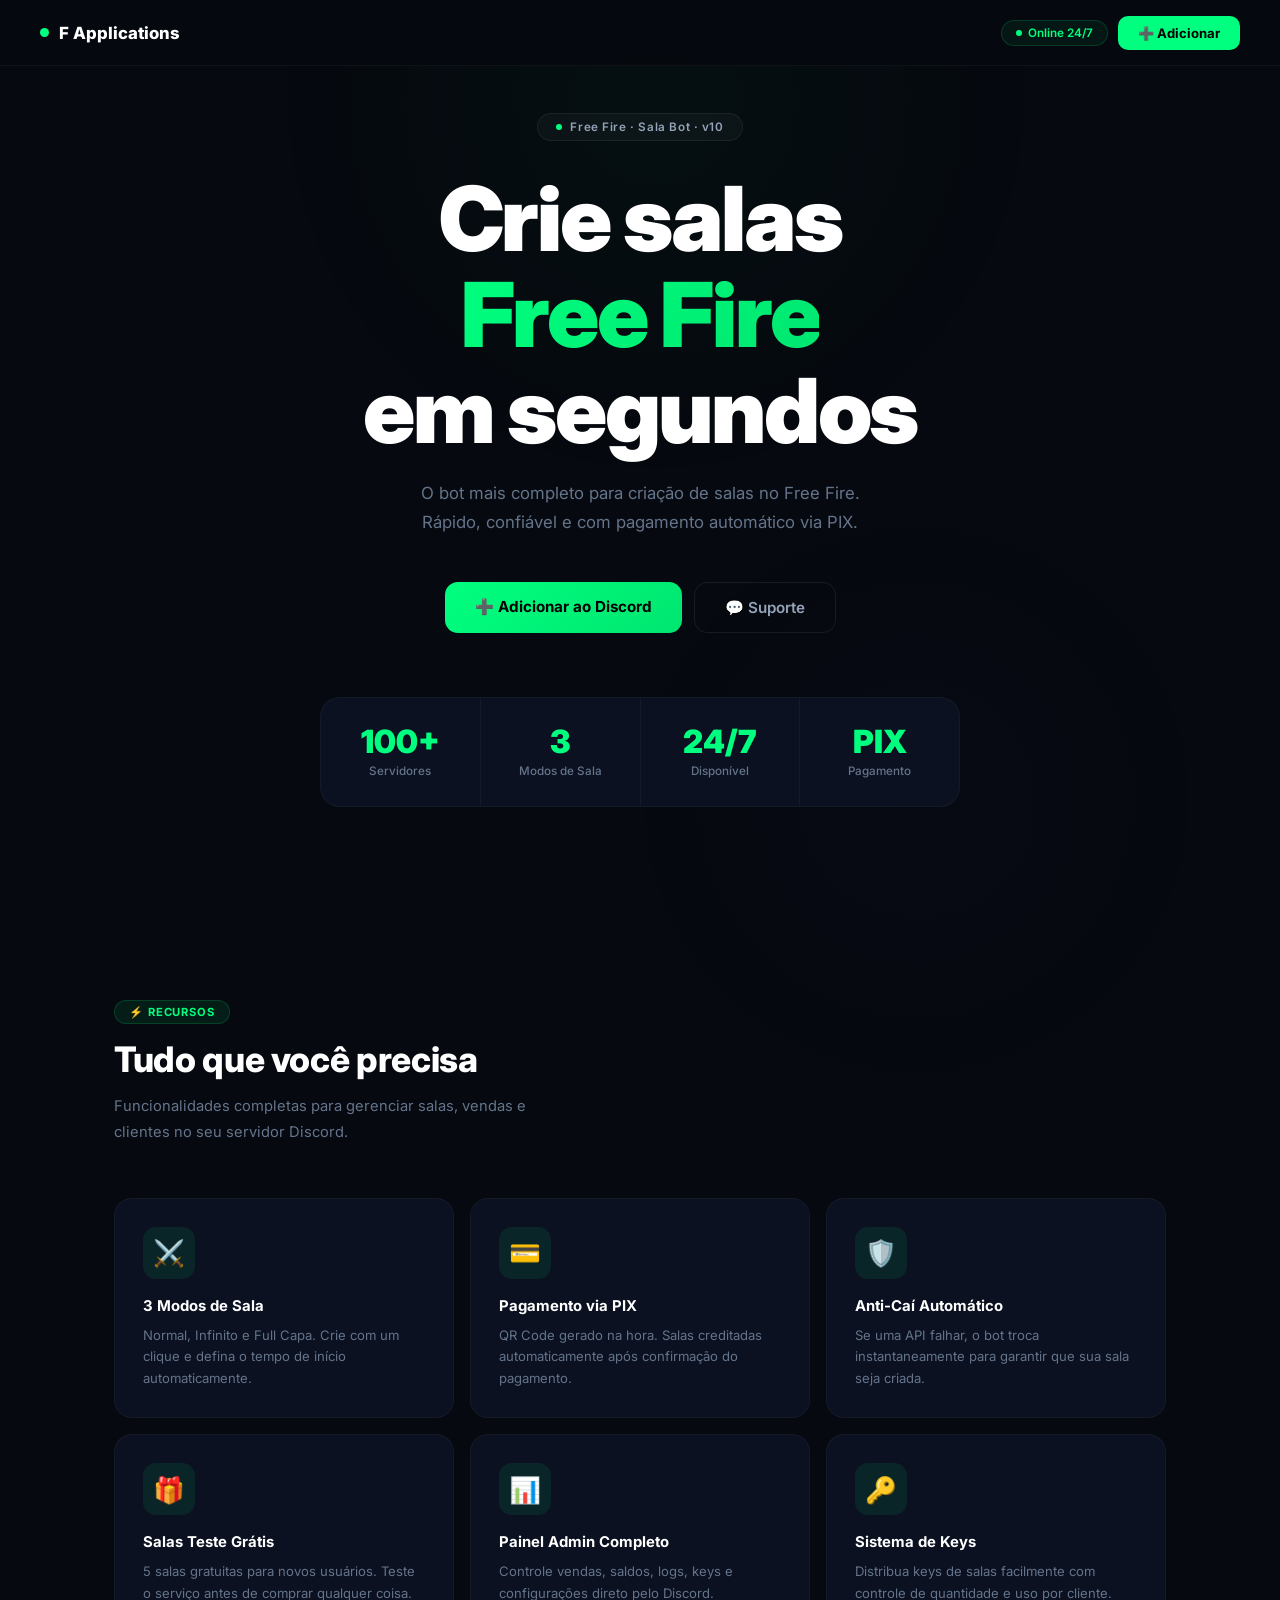
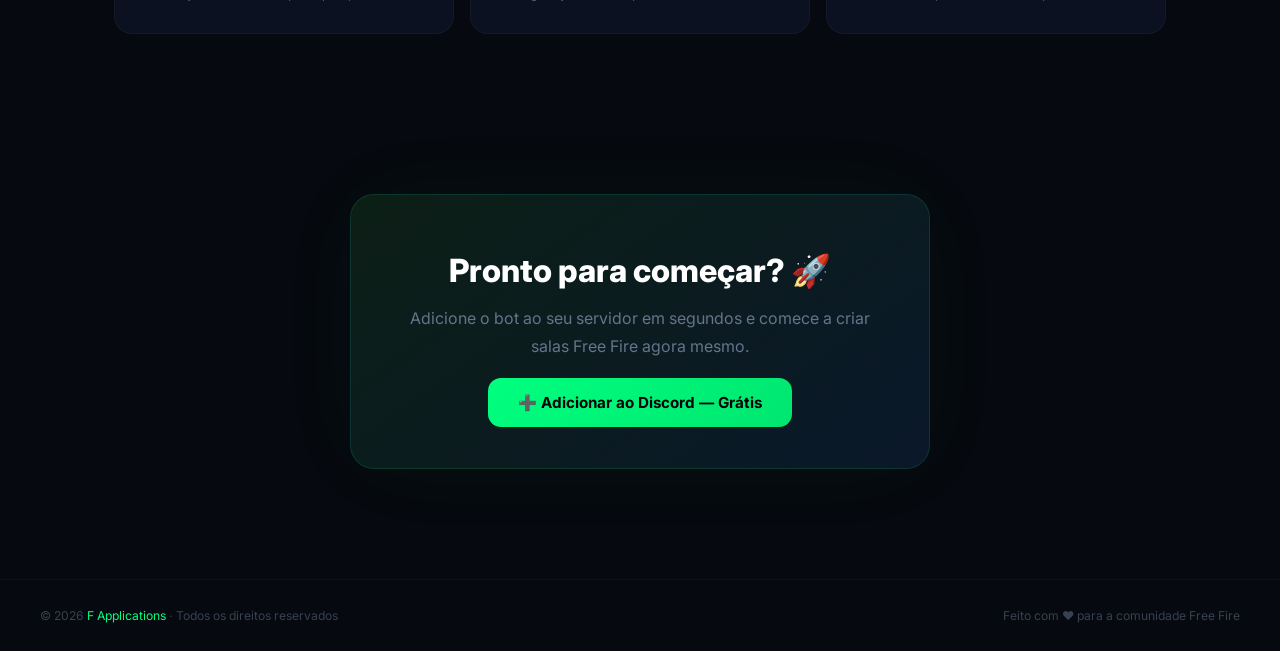
<file: public/index.html>
<!DOCTYPE html>
<html lang="pt-BR">
<head>
<meta charset="UTF-8">
<meta name="viewport" content="width=device-width, initial-scale=1.0">
<title>F Applications — Sala Bot Free Fire</title>
<link rel="icon" href="data:image/svg+xml,<svg xmlns='http://www.w3.org/2000/svg' viewBox='0 0 100 100'><text y='.9em' font-size='90'>🎮</text></svg>">
<style>
@import url('https://fonts.googleapis.com/css2?family=Inter:wght@400;500;600;700;800;900&display=swap');

*{margin:0;padding:0;box-sizing:border-box}
:root{
  --green:#00FF7F;--green2:#00e670;--blue:#5865F2;
  --bg:#06090f;--card:#0b1120;--border:#ffffff0a;
  --text:#e2e8f0;--muted:#64748b;
}
html{scroll-behavior:smooth}
body{background:var(--bg);font-family:'Inter',sans-serif;color:var(--text);overflow-x:hidden}

/* Background */
.glow{position:fixed;pointer-events:none;z-index:0;border-radius:50%}
.glow-1{top:-300px;left:20%;width:800px;height:800px;background:radial-gradient(ellipse,#00FF7F07,transparent 70%)}
.glow-2{bottom:-200px;right:5%;width:600px;height:600px;background:radial-gradient(ellipse,#5865F206,transparent 70%)}

/* Nav */
nav{
  position:fixed;top:0;left:0;right:0;z-index:100;
  height:66px;padding:0 40px;
  display:flex;align-items:center;justify-content:space-between;
  background:#06090fd9;backdrop-filter:blur(24px);
  border-bottom:1px solid var(--border);
}
.logo{display:flex;align-items:center;gap:10px;font-weight:800;font-size:1.05rem;color:#fff;text-decoration:none}
.logo-dot{width:9px;height:9px;border-radius:50%;background:var(--green);animation:blink 2.5s ease-in-out infinite}
@keyframes blink{0%,100%{opacity:1;box-shadow:0 0 0 0 #00FF7F44}50%{opacity:.5;box-shadow:0 0 0 8px transparent}}
.nav-right{display:flex;align-items:center;gap:10px}
.online-badge{
  display:flex;align-items:center;gap:6px;
  background:#00FF7F10;border:1px solid #00FF7F28;
  border-radius:999px;padding:5px 14px;
  font-size:.73rem;font-weight:600;color:var(--green);
}
.online-dot{width:6px;height:6px;border-radius:50%;background:var(--green)}
.btn-add{
  background:var(--green);color:#000;font-weight:700;
  padding:9px 20px;border-radius:10px;text-decoration:none;font-size:.82rem;
  transition:opacity .2s,transform .2s;
}
.btn-add:hover{opacity:.85;transform:translateY(-1px)}

/* Hero */
.hero{
  position:relative;z-index:1;
  min-height:100vh;display:flex;flex-direction:column;
  align-items:center;justify-content:center;
  text-align:center;padding:100px 24px 80px;
}
.eyebrow{
  display:inline-flex;align-items:center;gap:8px;
  background:#ffffff08;border:1px solid #ffffff10;
  border-radius:999px;padding:6px 18px;
  font-size:.73rem;font-weight:600;color:#94a3b8;
  letter-spacing:.05em;margin-bottom:30px;
}
.eyebrow-dot{width:6px;height:6px;border-radius:50%;background:var(--green)}
h1{
  font-size:clamp(3rem,7vw,5.8rem);font-weight:900;
  line-height:1.07;letter-spacing:-.025em;margin-bottom:20px;
}
.t-white{color:#fff}
.t-green{
  background:linear-gradient(135deg,var(--green),var(--green2));
  -webkit-background-clip:text;-webkit-text-fill-color:transparent;
}
.hero-sub{
  color:var(--muted);font-size:1.05rem;line-height:1.75;
  max-width:500px;margin-bottom:44px;
}
.hero-btns{display:flex;gap:12px;flex-wrap:wrap;justify-content:center}
.btn-primary{
  background:linear-gradient(135deg,var(--green),var(--green2));
  color:#000;font-weight:700;padding:15px 30px;border-radius:13px;
  text-decoration:none;font-size:.95rem;
  transition:transform .2s,box-shadow .2s;
}
.btn-primary:hover{transform:translateY(-3px);box-shadow:0 16px 40px #00FF7F25}
.btn-outline{
  background:transparent;color:#94a3b8;
  border:1px solid #ffffff14;font-weight:600;
  padding:15px 30px;border-radius:13px;
  text-decoration:none;font-size:.95rem;transition:all .2s;
}
.btn-outline:hover{border-color:#ffffff28;color:#fff}

/* Stats */
.stats{
  display:flex;flex-wrap:wrap;justify-content:center;
  gap:0;margin-top:64px;max-width:640px;width:100%;
  background:var(--card);border:1px solid var(--border);
  border-radius:20px;overflow:hidden;
}
.stat{
  flex:1;min-width:120px;padding:28px 16px;text-align:center;
  border-right:1px solid var(--border);
  transition:background .2s;
}
.stat:last-child{border-right:none}
.stat:hover{background:#ffffff04}
.stat-n{font-size:2rem;font-weight:900;color:var(--green);line-height:1;margin-bottom:6px}
.stat-l{color:var(--muted);font-size:.73rem;font-weight:500}

/* Section */
.sec{position:relative;z-index:1;max-width:1100px;margin:0 auto;padding:100px 24px}
.sec-label{
  display:inline-block;background:#00FF7F15;color:var(--green);
  border:1px solid #00FF7F2a;border-radius:999px;
  padding:4px 14px;font-size:.7rem;font-weight:700;
  letter-spacing:.08em;text-transform:uppercase;margin-bottom:14px;
}
.sec-title{font-size:2.2rem;font-weight:800;color:#fff;margin-bottom:14px;letter-spacing:-.01em}
.sec-sub{color:var(--muted);font-size:.92rem;line-height:1.75;margin-bottom:52px;max-width:460px}
.grid{display:grid;grid-template-columns:repeat(auto-fit,minmax(290px,1fr));gap:16px}

/* Cards */
.card{
  background:var(--card);border:1px solid var(--border);
  border-radius:18px;padding:28px;
  transition:border-color .25s,transform .25s;
}
.card:hover{border-color:#00FF7F20;transform:translateY(-4px)}
.card-icon{
  width:52px;height:52px;border-radius:13px;
  background:#00FF7F15;display:flex;align-items:center;
  justify-content:center;font-size:1.6rem;margin-bottom:18px;
}
.card h3{color:#fff;font-size:.93rem;font-weight:700;margin-bottom:10px}
.card p{color:var(--muted);font-size:.82rem;line-height:1.65}

/* CTA */
.cta-wrap{position:relative;z-index:1;padding:60px 24px 110px;text-align:center}
.cta-box{
  max-width:580px;margin:0 auto;
  background:linear-gradient(145deg,#0c1f15,#0a182a);
  border:1px solid #00FF7F20;border-radius:24px;padding:56px 40px;
  box-shadow:0 0 100px #00FF7F08;
}
.cta-box h2{font-size:2rem;font-weight:800;color:#fff;margin-bottom:14px}
.cta-box p{color:var(--muted);line-height:1.75;margin-bottom:32px}

/* Footer */
footer{
  position:relative;z-index:1;
  border-top:1px solid var(--border);
  padding:28px 40px;
  display:flex;align-items:center;justify-content:space-between;
  flex-wrap:wrap;gap:12px;
  color:#374151;font-size:.76rem;
}
footer a{color:var(--green);text-decoration:none}

@media(max-width:640px){
  nav{padding:0 20px}
  .btn-add{display:none}
  h1{font-size:2.6rem}
  .stats{border-radius:16px}
  .stat{min-width:90px;padding:20px 10px}
  .cta-box{padding:36px 24px}
  footer{flex-direction:column;text-align:center}
}
</style>
</head>
<body>

<div class="glow glow-1"></div>
<div class="glow glow-2"></div>

<!-- Nav -->
<nav>
  <a href="/" class="logo">
    <div class="logo-dot"></div>
    F Applications
  </a>
  <div class="nav-right">
    <div class="online-badge"><div class="online-dot"></div> Online 24/7</div>
    <a href="https://discord.com/oauth2/authorize?client_id=1481499372750635038&integration_type=1&scope=applications.commands" class="btn-add">➕ Adicionar</a>
  </div>
</nav>

<!-- Hero -->
<section class="hero">
  <div class="eyebrow"><div class="eyebrow-dot"></div> Free Fire · Sala Bot · v10</div>
  <h1>
    <span class="t-white">Crie salas</span><br>
    <span class="t-green">Free Fire</span><br>
    <span class="t-white">em segundos</span>
  </h1>
  <p class="hero-sub">O bot mais completo para criação de salas no Free Fire. Rápido, confiável e com pagamento automático via PIX.</p>
  <div class="hero-btns">
    <a href="https://discord.com/oauth2/authorize?client_id=1481499372750635038&integration_type=1&scope=applications.commands" class="btn-primary">➕ Adicionar ao Discord</a>
    <a href="https://discord.gg/" class="btn-outline">💬 Suporte</a>
  </div>
  <div class="stats">
    <div class="stat"><div class="stat-n">100+</div><div class="stat-l">Servidores</div></div>
    <div class="stat"><div class="stat-n">3</div><div class="stat-l">Modos de Sala</div></div>
    <div class="stat"><div class="stat-n">24/7</div><div class="stat-l">Disponível</div></div>
    <div class="stat"><div class="stat-n">PIX</div><div class="stat-l">Pagamento</div></div>
  </div>
</section>

<!-- Features -->
<section class="sec">
  <div class="sec-label">⚡ Recursos</div>
  <div class="sec-title">Tudo que você precisa</div>
  <p class="sec-sub">Funcionalidades completas para gerenciar salas, vendas e clientes no seu servidor Discord.</p>
  <div class="grid">
    <div class="card"><div class="card-icon">⚔️</div><h3>3 Modos de Sala</h3><p>Normal, Infinito e Full Capa. Crie com um clique e defina o tempo de início automaticamente.</p></div>
    <div class="card"><div class="card-icon">💳</div><h3>Pagamento via PIX</h3><p>QR Code gerado na hora. Salas creditadas automaticamente após confirmação do pagamento.</p></div>
    <div class="card"><div class="card-icon">🛡️</div><h3>Anti-Caí Automático</h3><p>Se uma API falhar, o bot troca instantaneamente para garantir que sua sala seja criada.</p></div>
    <div class="card"><div class="card-icon">🎁</div><h3>Salas Teste Grátis</h3><p>5 salas gratuitas para novos usuários. Teste o serviço antes de comprar qualquer coisa.</p></div>
    <div class="card"><div class="card-icon">📊</div><h3>Painel Admin Completo</h3><p>Controle vendas, saldos, logs, keys e configurações direto pelo Discord.</p></div>
    <div class="card"><div class="card-icon">🔑</div><h3>Sistema de Keys</h3><p>Distribua keys de salas facilmente com controle de quantidade e uso por cliente.</p></div>
  </div>
</section>

<!-- CTA -->
<section class="cta-wrap">
  <div class="cta-box">
    <h2>Pronto para começar? 🚀</h2>
    <p>Adicione o bot ao seu servidor em segundos e comece a criar salas Free Fire agora mesmo.</p>
    <a href="https://discord.com/oauth2/authorize?client_id=1481499372750635038&integration_type=1&scope=applications.commands" class="btn-primary">➕ Adicionar ao Discord — Grátis</a>
  </div>
</section>

<!-- Footer -->
<footer>
  <span>© 2026 <a href="/">F Applications</a> · Todos os direitos reservados</span>
  <span>Feito com ❤️ para a comunidade Free Fire</span>
</footer>

</body>
</html>
</file>
